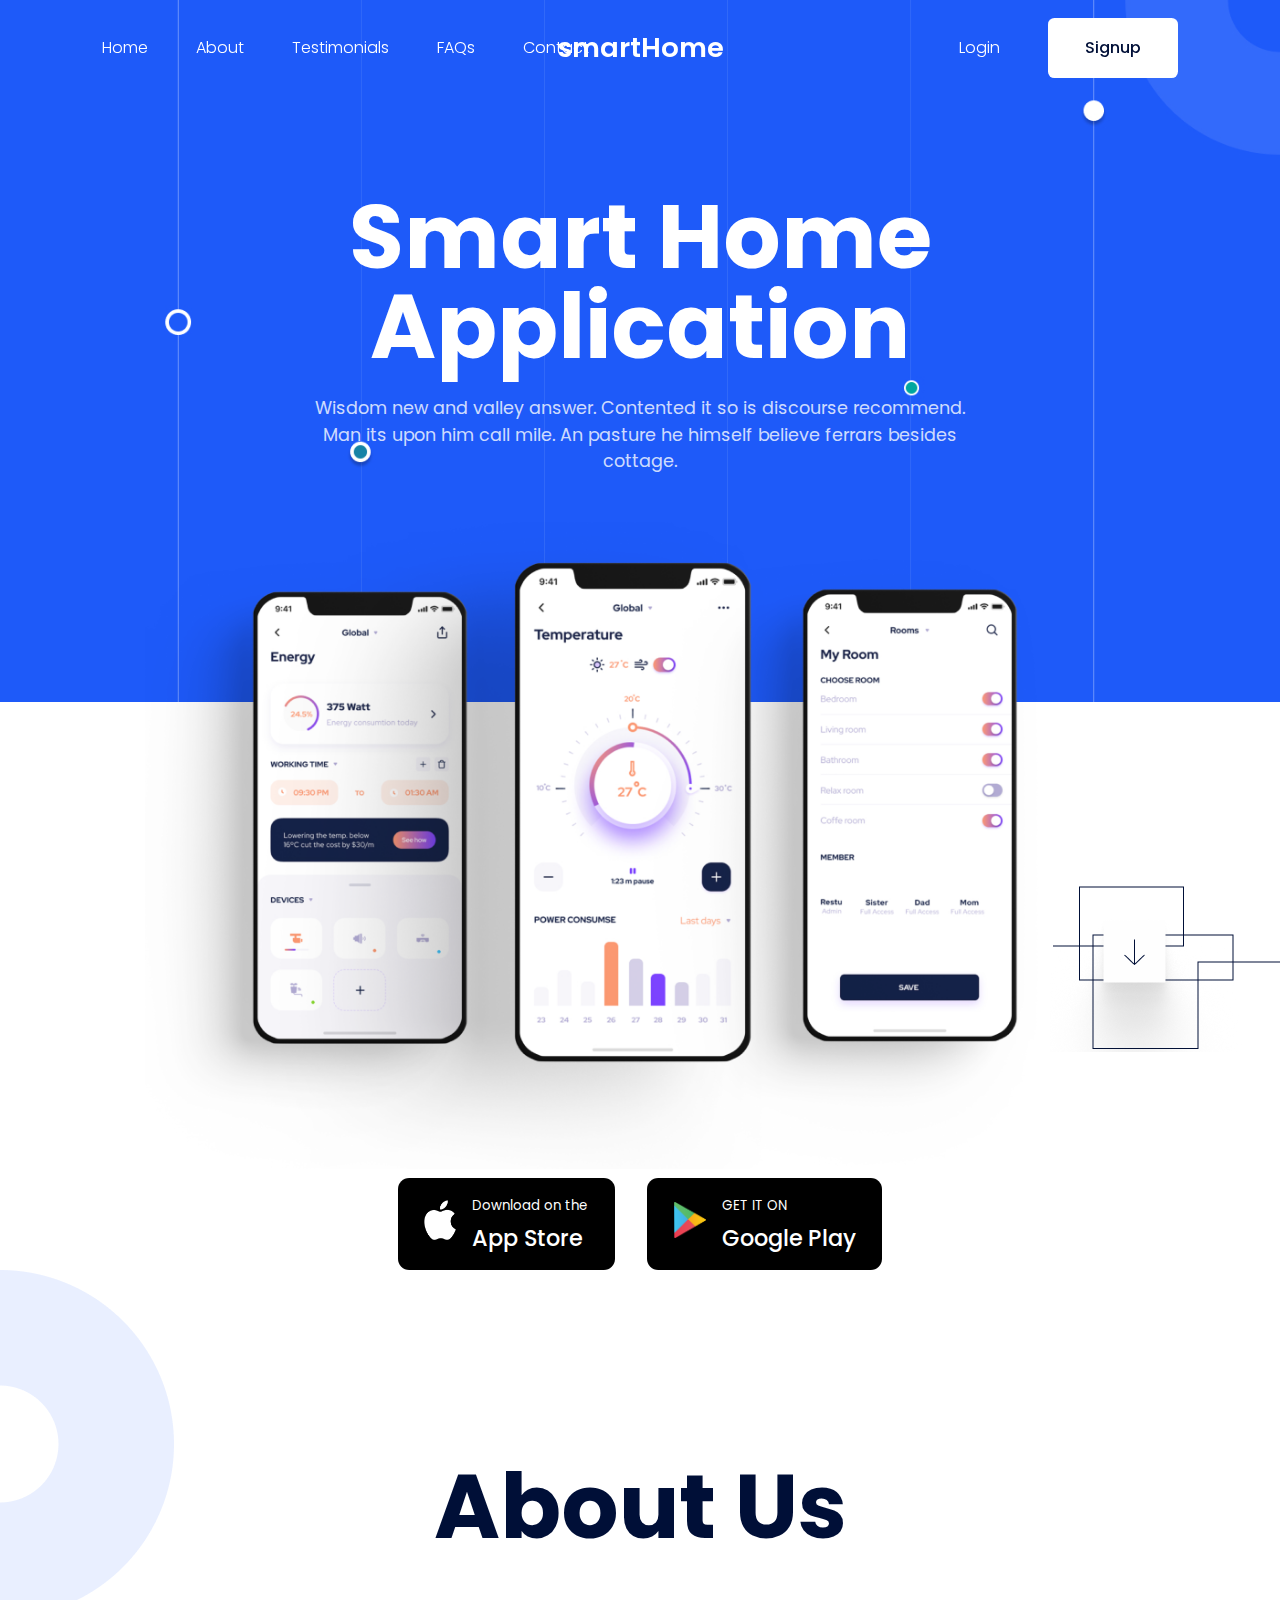
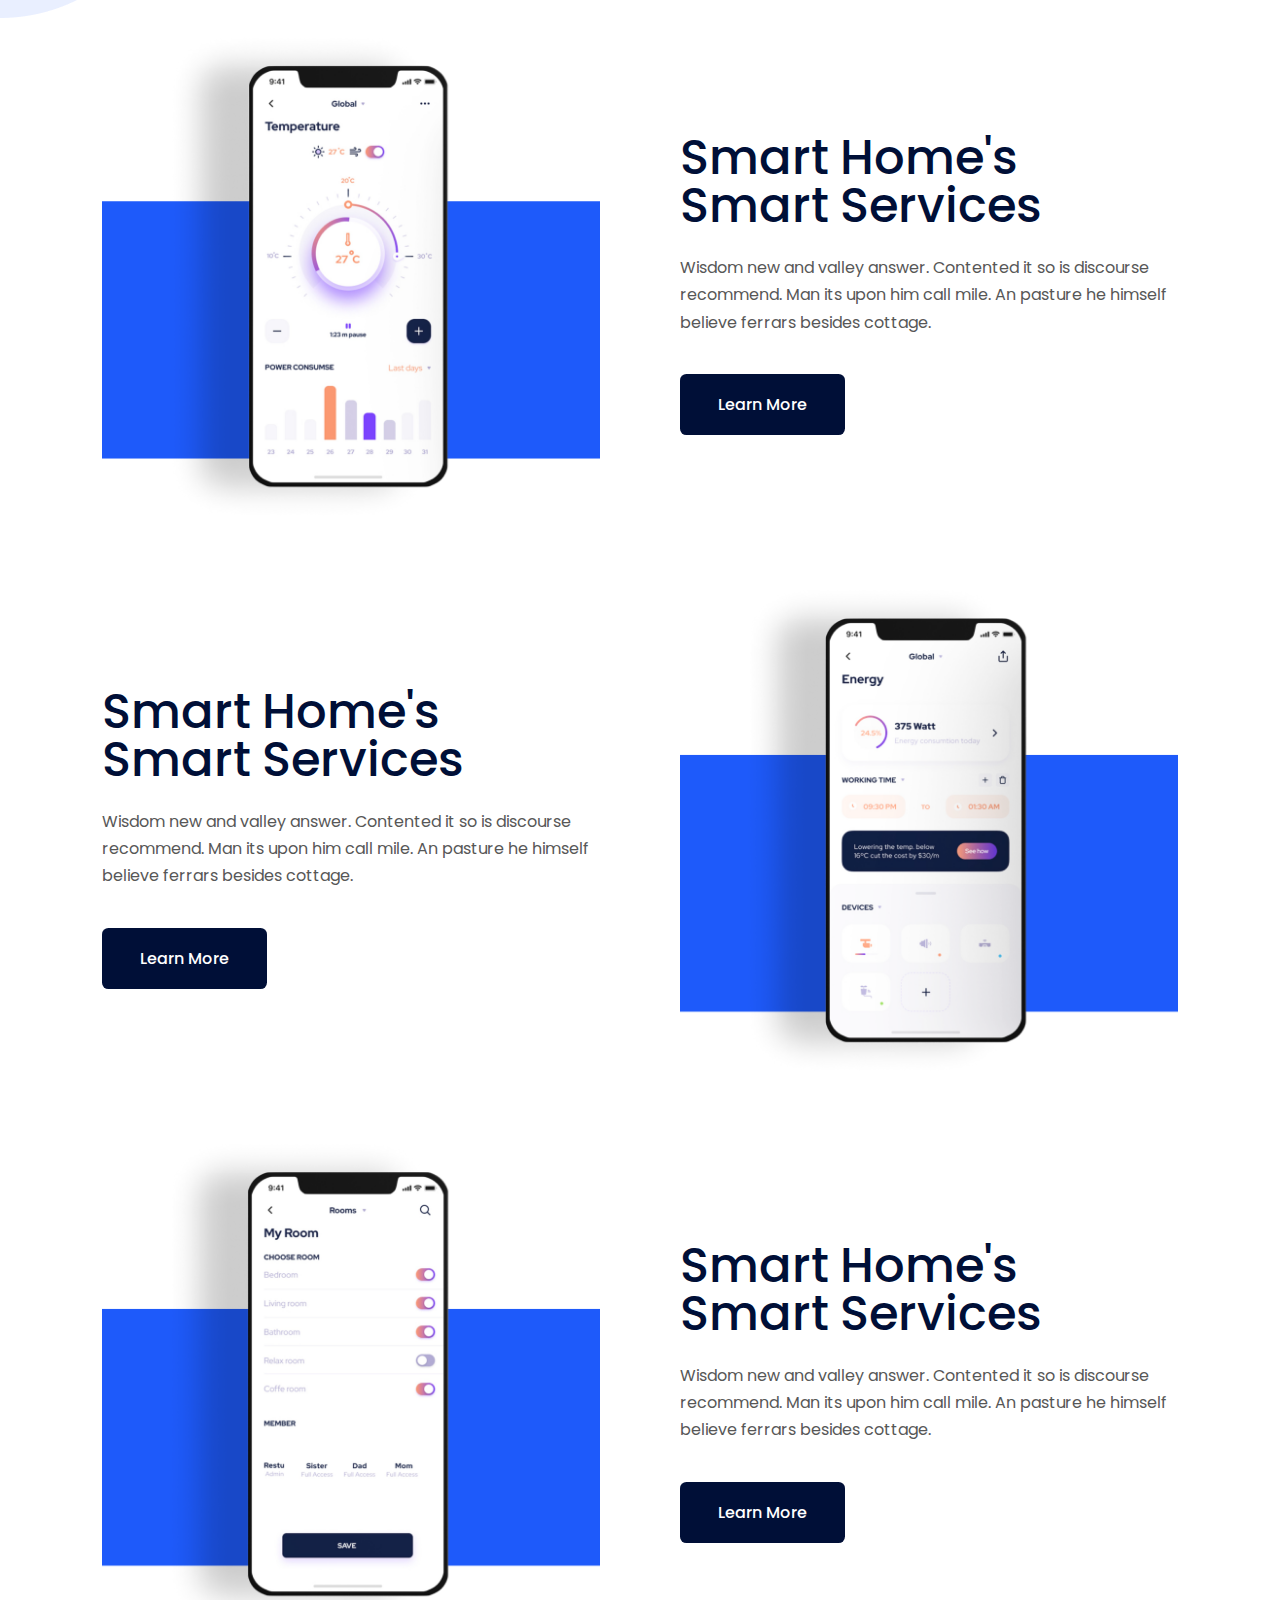
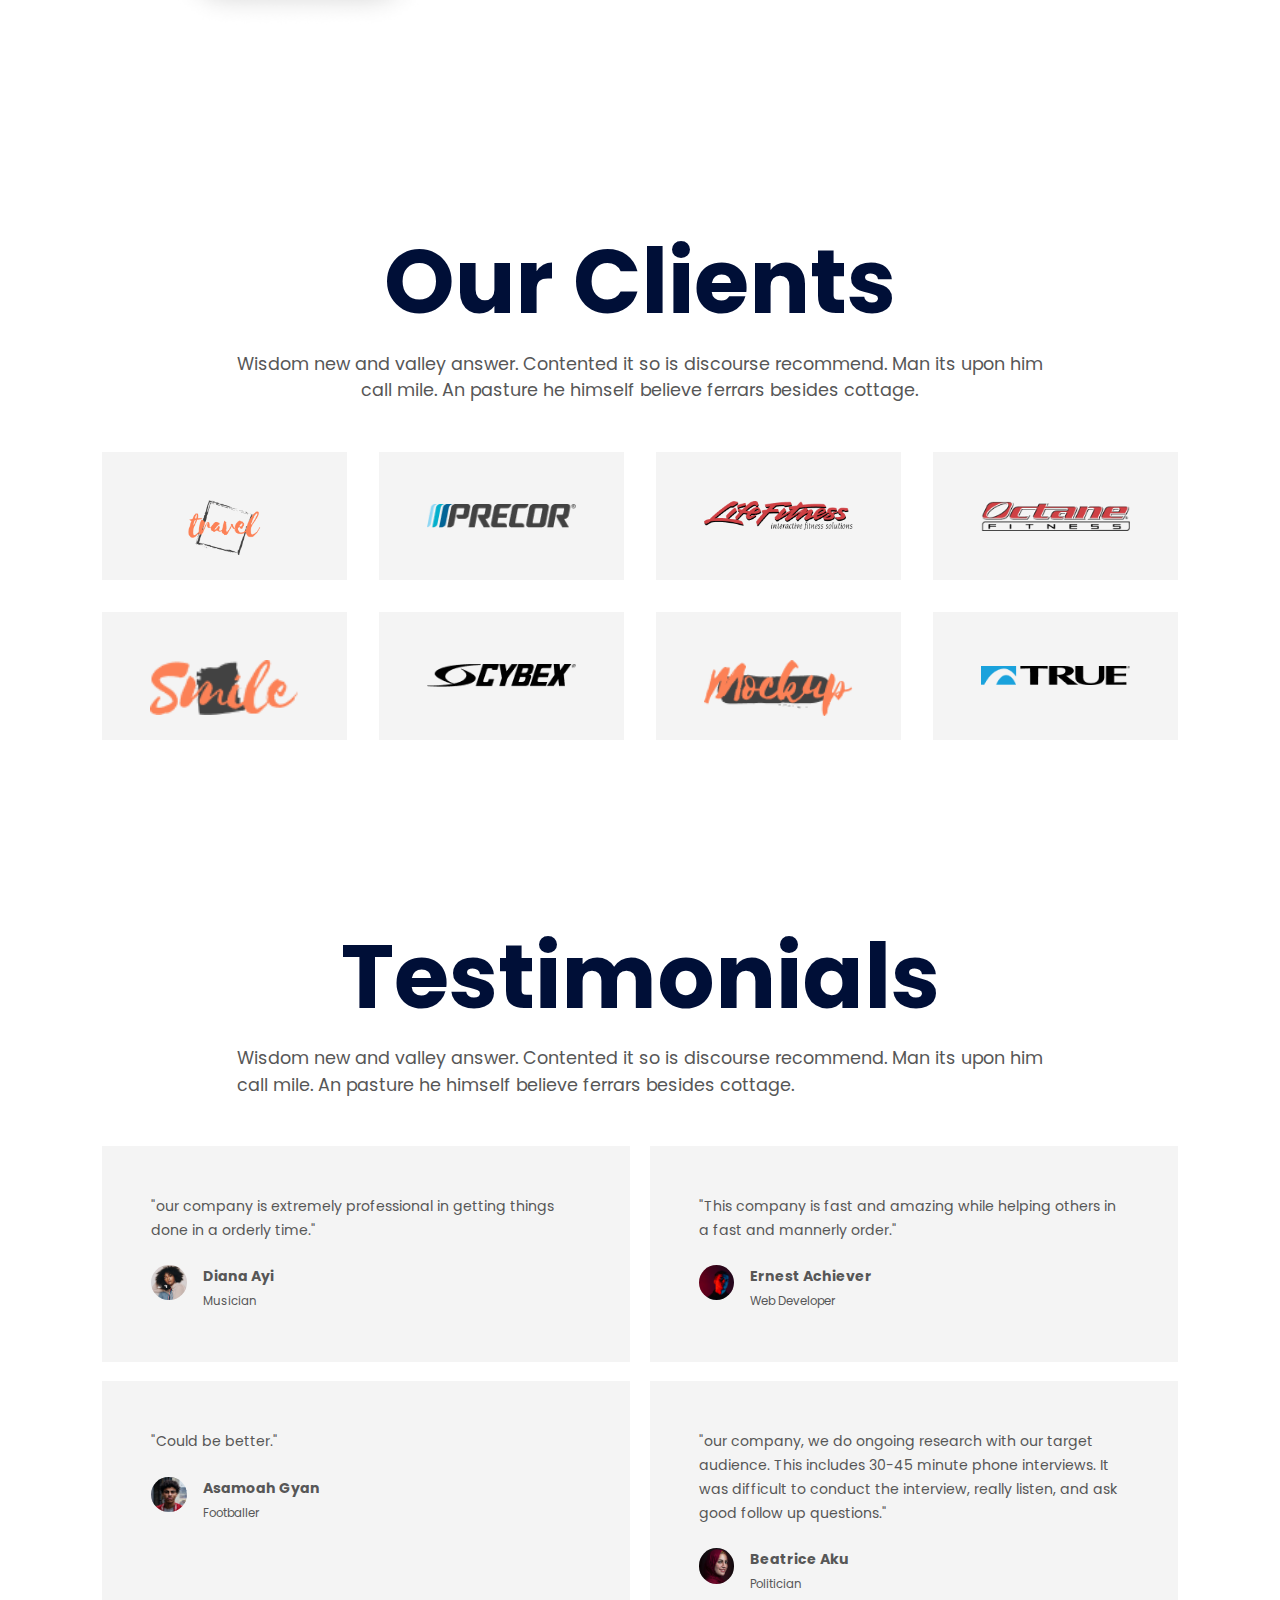
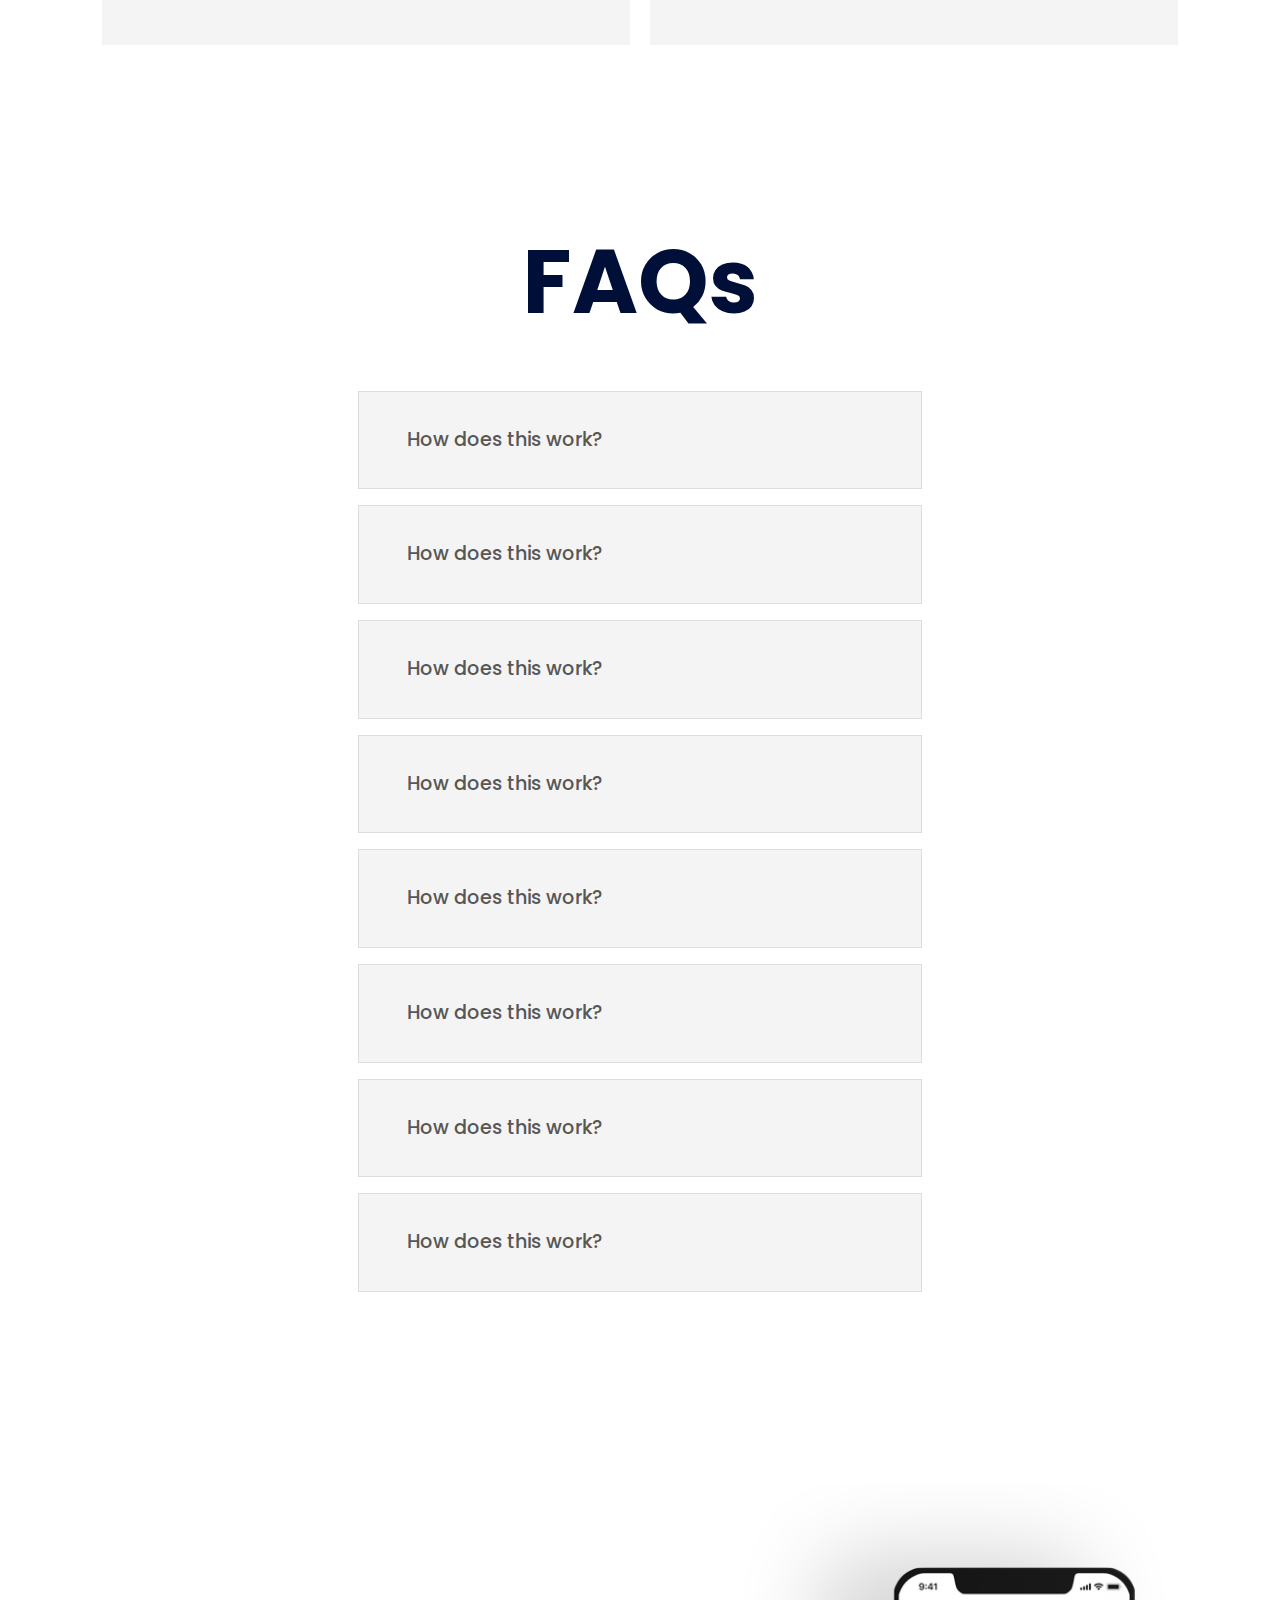
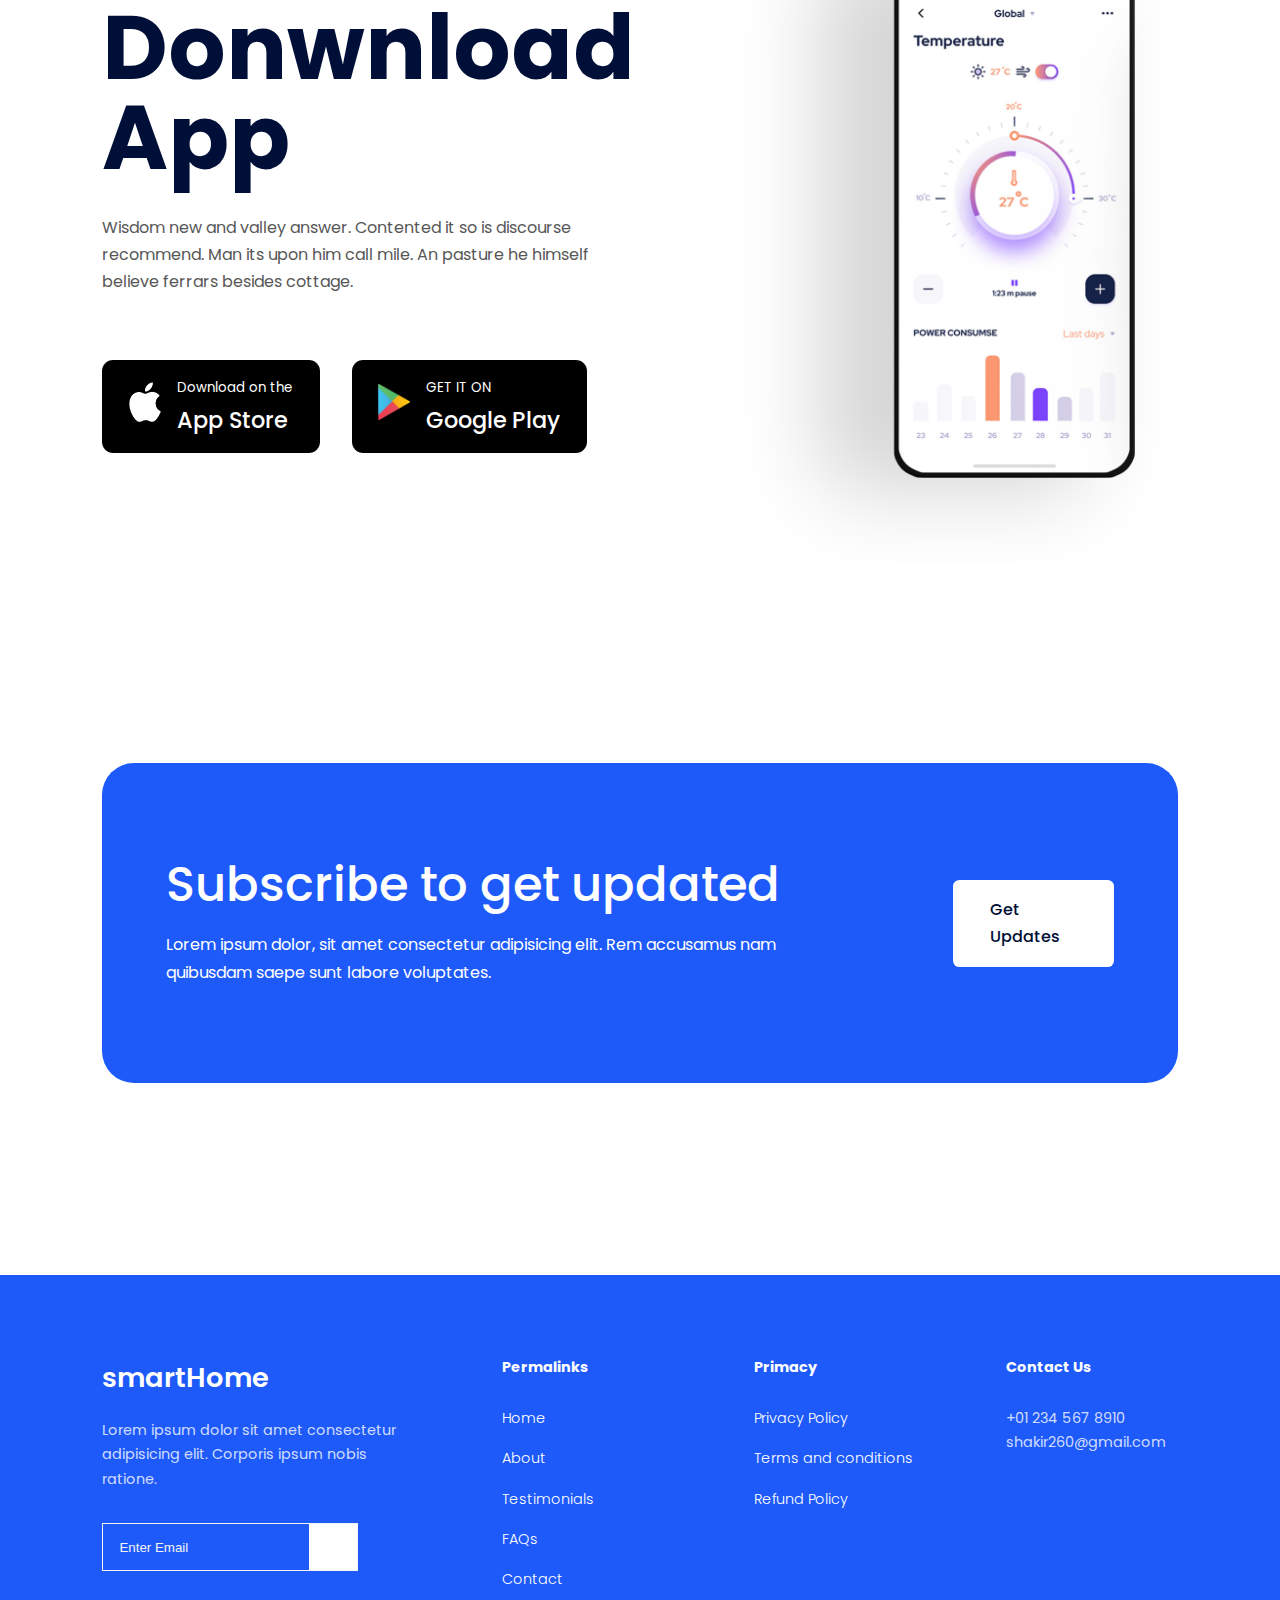
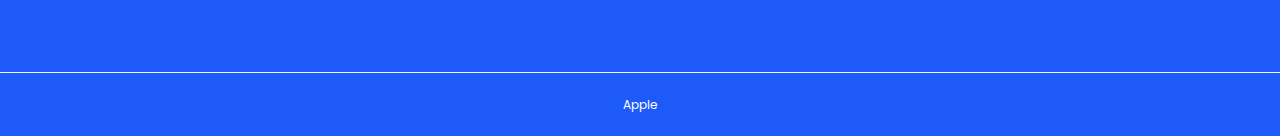
<file: index.html>
<!DOCTYPE html>
<html lang="en">
<head>
    <meta charset="UTF-8">
    <meta http-equiv="X-UA-Compatible" content="IE=edge">
    <meta name="viewport" content="width=device-width, initial-scale=1.0">
    <title>Responsive Smarthome Website using HTML, CSS & JavaScript</title>

    <!-- GOOGLE FONTS -->
    <link rel="preconnect" href="https://fonts.googleapis.com">
    <link rel="preconnect" href="https://fonts.gstatic.com" crossorigin>
    <link href="https://fonts.googleapis.com/css2?family=Poppins:ital,wght@0,300;0,400;0,500;0,600;0,700;0,800;0,900;1,300;1,400;1,500;1,600;1,700;1,800;1,900&display=swap" rel="stylesheet">

    <!-- ICONSCOUT CDN -->
    <link rel="stylesheet" href="https://unicons.iconscout.com/release/v2.1.6/css/unicons.css">


    <!--STYLESHEET-->
    <link rel="stylesheet" href="./stlyle.css">
</head>
<body>
    <nav>
        <div class="container nav__container">
            <ul class="nav__items">
                <li><a href="index.html">Home</a></li>
                <li><a href="index.html#about">About</a></li>
                <li><a href="index.html#testimonials">Testimonials</a></li>
                <li><a href="index.html#faqs">FAQs</a></li>
                <li><a href="contact.html">Contact</a></li>
            </ul>

            <a href="index.html" class="nav__logo"><h3>smartHome</h3></a>

            <div class="nav__signin-signup">
                <a href="#">Login</a>
                <a href="#" class="btn">Signup</a>
            </div>

            <button id="menu-btn"><i class="uil uil-bars"></i></button>
            <button id="close-btn"><i class="uil uil-multiply"></i></button>
        </div>
    </nav>
    <!--================================== END OF NAVBAR ====================================-->




    <header>
        <div class="container header__container">
            <h1 class="header__title">Smart Home<br/>Application</h1>
            <p class="lead">Wisdom new and valley answer. Contented it so is discourse recommend. Man its upon him call mile. An pasture he himself believe ferrars besides cottage.</p>

            <div class="header__image">
                <img src="./images/hero.png">
            </div>

            <div class="cta">
                <a href="https://www.apple.com/app-store" class="btn btn-primary" target="_blank">
                    <div class="logo">
                        <img src="./images/Apple-logo.png">
                    </div>
                    <span>
                        <small>Download on the</small>
                        <h4>App Store</h4>
                    </span>
                </a>
                <a href="https://play.google.com/store/apps/details?id=com.tuya.smartlife" class="btn btn-primary" target="_blank">
                    <div class="logo">
                        <img src="./images/google playstore.png">
                    </div>
                    <span>
                        <small>GET IT ON</small>
                        <h4>Google Play</h4>
                    </span>
                </a>
            </div>

            <div class="header__socials">
                <a href="https://facebook.com/apple" target="_blank"><i class="uil uil-facebook-f"></i></a>
                <a href="https://instagram.com/apple" target="_blank"><i class="uil uil-instagram-alt"></i></a>
                <a href="https://twitter.com/apple" target="_blank"><i class="uil uil-twitter"></i></a>
                <a href="https://linkedin.com/apple" target="_blank"><i class="uil uil-linkedin-alt"></i></a>
            </div>
        </div>

        <div class="header__decorator-1">
            <img src="./images/header-decorator1.png">
        </div>
        <div class="header__decorator-2">
            <img src="./images/header-decorator-2.png">
        </div>
    </header>
    <!--================================== END OF HEADER ====================================-->





    <section id="about">
        <h1 class="about__title">About Us</h1>
        <div class="container">
            <article class="about__article">
                <div class="about__image">
                    <img src="./images/about1.png">
                </div>
                <div class="about__content">
                    <h2 class="about__article-title">Smart Home's Smart Services</h2>
                    <p>Wisdom new and valley answer. Contented it so is discourse recommend. Man its upon him call mile. An pasture he himself believe ferrars besides cottage.</p>
                    <a href="#" class="btn btn-primary">Learn More</a>
                </div>
            </article>

            <article class="about__article">
                <div class="about__content">
                    <h2 class="about__article-title">Smart Home's Smart Services</h2>
                    <p>Wisdom new and valley answer. Contented it so is discourse recommend. Man its upon him call mile. An pasture he himself believe ferrars besides cottage.</p>
                    <a href="#" class="btn btn-primary">Learn More</a>
                </div>
                <div class="about__image">
                    <img src="./images/about2.png">
                </div>
            </article>

            <article class="about__article">
                <div class="about__image">
                    <img src="./images/about3.png">
                </div>
                <div class="about__content">
                    <h2 class="about__article-title">Smart Home's Smart Services</h2>
                    <p>Wisdom new and valley answer. Contented it so is discourse recommend. Man its upon him call mile. An pasture he himself believe ferrars besides cottage.</p>
                    <a href="#" class="btn btn-primary">Learn More</a>
                </div>
            </article>
        </div>
    </section>
    <!--================================== END OF ABOUT ====================================-->







    <section id="clients">
        <h1>Our Clients</h1>
        <p class="lead">
            Wisdom new and valley answer. Contented it so is discourse recommend. Man its upon him call mile. An pasture he himself believe ferrars besides cottage.
        </p>
        <div class="container clients__container">
            <div><img src="./images/client1.png"></div>
            <div><img src="./images/client2.png"></div>
            <div><img src="./images/client3.png"></div>
            <div><img src="./images/client4.png"></div>
            <div><img src="./images/client5.png"></div>
            <div><img src="./images/client6.png"></div>
            <div><img src="./images/client7.png"></div>
            <div><img src="./images/client8.png"></div>
        </div>
    </section>
    <!--================================== END OF CLIENTS ====================================-->





    <section id="testimonials">
        <h1>Testimonials</h1>
        <p class="lead">
            Wisdom new and valley answer. Contented it so is discourse recommend. Man its upon him call mile. An pasture he himself believe ferrars besides cottage.
        </p>
        <div class="container testimonials__container">
            <article class="testimonial">
                <p>
                    "our company is extremely professional in getting things done in a orderly time."
                </p>
                <div class="testimonial__client">
                    <div class="avatar">
                        <img src="./images/avatar1.jpg">
                    </div>
                    <div class="testimonial__work">
                        <p><b>Diana Ayi</b></p>
                        <small>Musician</small>
                    </div>
                </div>
            </article>

            <article class="testimonial">
                <p>
                    "This company is fast and amazing while helping others in a fast and mannerly order."
                </p>
                <div class="testimonial__client">
                    <div class="avatar">
                        <img src="./images/avatar2.jpg">
                    </div>
                    <div class="testimonial__work">
                        <p><b>Ernest Achiever</b></p>
                        <small>Web Developer</small>
                    </div>
                </div>
            </article>

            <article class="testimonial">
                <p>
                    "Could be better."
                </p>
                <div class="testimonial__client">
                    <div class="avatar">
                        <img src="./images/avatar3.jpg">
                    </div>
                    <div class="testimonial__work">
                        <p><b>Asamoah Gyan</b></p>
                        <small>Footballer</small>
                    </div>
                </div>
            </article>
            <article class="testimonial">
                <p>
                    "our company, we do ongoing research with our target audience. This includes 30-45 minute phone interviews. It was difficult to conduct the interview, really listen, and ask good follow up questions."
                </p>
                <div class="testimonial__client">
                    <div class="avatar">
                        <img src="./images/avatar4.jpg">
                    </div>
                    <div class="testimonial__work">
                        <p><b>Beatrice Aku</b></p>
                        <small>Politician</small>
                    </div>
                </div>
            </article>
        </div>
    </section>
    <!--================================== END OF TESTIMONIALS ====================================-->








    <section id="faqs">
        <h1>FAQs</h1>
        <div class="container faqs__container">
            <article class="faq">
                <span class="faq__icon"><i class="uil uil-plus"></i></span>
                <div class="faq__question-answer">
                    <h4 class="faq__question">How does this work?</h4>
                    <p class="faq__answer">Wisdom new and valley answer. Contented it so is discourse recommend. Man its upon him call mile. An pasture he himself believe ferrars besides cottage.</p>
                </div>
            </article>
            
            <article class="faq">
                <span class="faq__icon"><i class="uil uil-plus"></i></span>
                <div class="faq__question-answer">
                    <h4 class="faq__question">How does this work?</h4>
                    <p class="faq__answer">Wisdom new and valley answer. Contented it so is discourse recommend. Man its upon him call mile. An pasture he himself believe ferrars besides cottage.</p>
                </div>
            </article>
            <article class="faq">
                <span class="faq__icon"><i class="uil uil-plus"></i></span>
                <div class="faq__question-answer">
                    <h4 class="faq__question">How does this work?</h4>
                    <p class="faq__answer">Wisdom new and valley answer. Contented it so is discourse recommend. Man its upon him call mile. An pasture he himself believe ferrars besides cottage.</p>
                </div>
            </article>
            <article class="faq">
                <span class="faq__icon"><i class="uil uil-plus"></i></span>
                <div class="faq__question-answer">
                    <h4 class="faq__question">How does this work?</h4>
                    <p class="faq__answer">Wisdom new and valley answer. Contented it so is discourse recommend. Man its upon him call mile. An pasture he himself believe ferrars besides cottage.</p>
                </div>
            </article>
            <article class="faq">
                <span class="faq__icon"><i class="uil uil-plus"></i></span>
                <div class="faq__question-answer">
                    <h4 class="faq__question">How does this work?</h4>
                    <p class="faq__answer">Wisdom new and valley answer. Contented it so is discourse recommend. Man its upon him call mile. An pasture he himself believe ferrars besides cottage.</p>
                </div>
            </article>
            <article class="faq">
                <span class="faq__icon"><i class="uil uil-plus"></i></span>
                <div class="faq__question-answer">
                    <h4 class="faq__question">How does this work?</h4>
                    <p class="faq__answer">Wisdom new and valley answer. Contented it so is discourse recommend. Man its upon him call mile. An pasture he himself believe ferrars besides cottage.</p>
                </div>
            </article>
            <article class="faq">
                <span class="faq__icon"><i class="uil uil-plus"></i></span>
                <div class="faq__question-answer">
                    <h4 class="faq__question">How does this work?</h4>
                    <p class="faq__answer">Wisdom new and valley answer. Contented it so is discourse recommend. Man its upon him call mile. An pasture he himself believe ferrars besides cottage.</p>
                </div>
            </article>
            <article class="faq">
                <span class="faq__icon"><i class="uil uil-plus"></i></span>
                <div class="faq__question-answer">
                    <h4 class="faq__question">How does this work?</h4>
                    <p class="faq__answer">Wisdom new and valley answer. Contented it so is discourse recommend. Man its upon him call mile. An pasture he himself believe ferrars besides cottage.</p>
                </div>
            </article>
        </div>
    </section>
    <!--================================== END OF FAQs ====================================-->







    <section id="downloadApp">
        <div class="container downloadApp__container">
            <div class="downloadApp__content">
                <h1>Donwnload<br/>App</h1>
                <p>
                    Wisdom new and valley answer. Contented it so is discourse recommend. Man its upon him call mile. An pasture he himself believe ferrars besides cottage.
                </p>
                <div class="cta">
                    <a href="https://www.apple.com/app-store" class="btn btn-primary" target="_blank">
                        <div class="logo">
                            <img src="./images/Apple-logo.png">
                        </div>
                        <span>
                            <small>Download on the</small>
                            <h4>App Store</h4>
                        </span>
                    </a>
                    <a href="https://play.google.com/store/apps/details?id=com.tuya.smartlife" class="btn btn-primary" target="_blank">
                        <div class="logo">
                            <img src="./images/google playstore.png">
                        </div>
                        <span>
                            <small>GET IT ON</small>
                            <h4>Google Play</h4>
                        </span>
                    </a>
                </div>
            </div>
            <div class="downloadApp__image">
                <img src="./images/app.png">
            </div>
        </div>
    </section>
    <!--================================== END OF DOWNLOAD APP ====================================-->









    <section id="subscribe">
        <div class="container subscribe__container">
            <div class="subscribe__text">
                <h2>Subscribe to get updated</h2>
                <p>Lorem ipsum dolor, sit amet consectetur adipisicing elit. Rem accusamus nam quibusdam saepe sunt labore voluptates.</p>
            </div>
            <a href="#" class="btn subscribe__btn">Get Updates</a>
        </div>
    </section>
    <!--================================== END OF SUBSCRIBE ====================================-->









    <footer>
        <div class="container footer__container">
          <div class="footer__1">
              <a href="index.html" class="footer__logo"><h3>smartHome</h3></a>
            <p>
              Lorem ipsum dolor sit amet consectetur adipisicing elit. Corporis
              ipsum nobis ratione.
            </p>
            <div class="footer__subscribe">
              <input type="email" placeholder="Enter Email" required />
              <button type="submit"><i class="uil uil-arrow-right"></i></button>
            </div>
          </div>
  
          <div class="footer__2">
            <h4>Permalinks</h4>
            <ul class="permalinks">
                <li><a href="index.html">Home</a></li>
                <li><a href="index.html#about">About</a></li>
                <li><a href="index.html#testimonials">Testimonials</a></li>
                <li><a href="index.html#faqs">FAQs</a></li>
                <li><a href="contact.html">Contact</a></li>
            </ul>
          </div>
  
          <div class="footer__3">
            <h4>Primacy</h4>
            <ul class="privacy">
              <li><a href="#">Privacy Policy</a></li>
              <li><a href="#">Terms and conditions</a></li>
              <li><a href="#">Refund Policy</a></li>
            </ul>
          </div>
  
          <div class="footer__4">
            <h4>Contact Us</h4>
            <p>
              +01 234 567 8910<br />
              shakir260@gmail.com
            </p>
            <ul class="footer__socials">
              <li>
                <a href="#"><i class="uil uil-facebook-f"></i></a>
              </li>
              <li>
                <a href="#"><i class="uil uil-instagram-alt"></i></a>
              </li>
              <li>
                <a href="#"><i class="uil uil-twitter"></i></a>
              </li>
              <li>
                <a href="#"><i class="uil uil-linkedin-alt"></i></a>
              </li>
            </ul>
          </div>
        </div>
  
        <div class="copyright">
          <small>Apple</small>
        </div>
      </footer>


<script src="./main.js"></script>
</body>
</html>
</file>
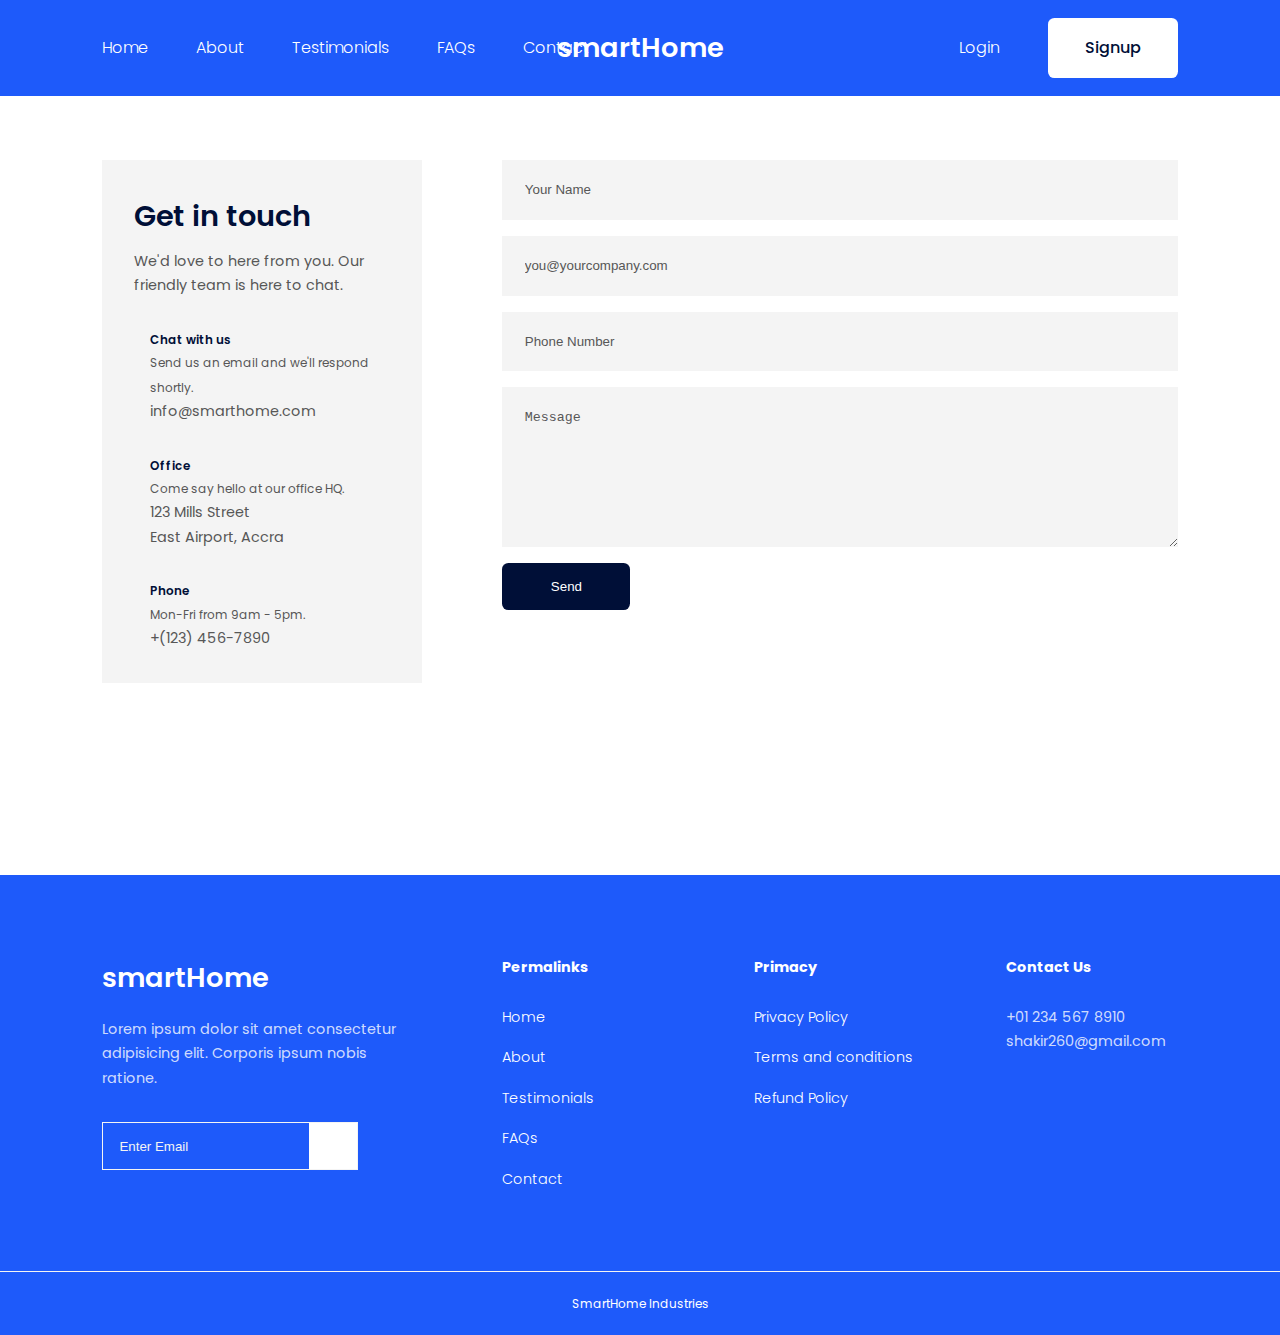
<file: contact.html>
<!DOCTYPE html>
<html lang="en">
<head>
    <meta charset="UTF-8">
    <meta http-equiv="X-UA-Compatible" content="IE=edge">
    <meta name="viewport" content="width=device-width, initial-scale=1.0">
    <title>Responsive Smarthome Website using HTML, CSS & JavaScript</title>

    <!-- GOOGLE FONTS -->
    <link rel="preconnect" href="https://fonts.googleapis.com">
    <link rel="preconnect" href="https://fonts.gstatic.com" crossorigin>
    <link href="https://fonts.googleapis.com/css2?family=Poppins:ital,wght@0,300;0,400;0,500;0,600;0,700;0,800;0,900;1,300;1,400;1,500;1,600;1,700;1,800;1,900&display=swap" rel="stylesheet">

    <!-- ICONSCOUT CDN -->
    <link rel="stylesheet" href="https://unicons.iconscout.com/release/v2.1.6/css/unicons.css">


    <!--STYLESHEET-->
    <link rel="stylesheet" href="./stlyle.css">
    <link rel="stylesheet" href="./contact.css">
</head>
<body>
    <nav>
        <div class="container nav__container">
            <ul class="nav__items">
                <li><a href="index.html">Home</a></li>
                <li><a href="index.html#about">About</a></li>
                <li><a href="index.html#testimonials">Testimonials</a></li>
                <li><a href="index.html#faqs">FAQs</a></li>
                <li><a href="contact.html">Contact</a></li>
            </ul>

            <a href="index.html" class="nav__logo"><h3>smartHome</h3></a>

            <div class="nav__signin-signup">
                <a href="#">Login</a>
                <a href="#" class="btn">Signup</a>
            </div>

            <button id="menu-btn"><i class="uil uil-bars"></i></button>
            <button id="close-btn"><i class="uil uil-multiply"></i></button>
        </div>
    </nav>
    <!--================================== END OF NAVBAR ====================================-->







    <section id="contact">
        <div class="container">
            <aside>
              <h4>Get in touch</h4>
              <p>We'd love to here from you. Our friendly team is here to chat.</p>

              <div class="info">
                  <article>
                      <span class="icon"><i class="uil uil-envelope"></i></span>
                      <div class="details">
                          <h5>Chat with us</h5>
                          <small>Send us an email and we'll respond shortly.</small>
                          <p>info@smarthome.com</p>
                      </div>
                  </article>
                  <article>
                      <span class="icon"><i class="uil uil-map-marker"></i></span>
                      <div class="details">
                          <h5>Office</h5>
                          <small>Come say hello at our office HQ.</small>
                          <p>123 Mills Street</p>
                          <p>East Airport, Accra</p>
                      </div>
                  </article>
                  <article>
                      <span class="icon"><i class="uil uil-phone"></i></span>
                      <div class="details">
                          <h5>Phone</h5>
                          <small>Mon-Fri from 9am - 5pm.</small>
                          <p>+(123) 456-7890</p>
                      </div>
                  </article>
              </div>
            </aside>
            
            <form action="https://formspree.io/f/meqnoerl" method="POST">
                <input type="text" name="Full Name" placeholder="Your Name" required>
                <input type="email" name="Email Address" placeholder="you@yourcompany.com" required>
                <input type="number" name="Phone Number" placeholder="Phone Number" required>
                <textarea name="Message" placeholder="Message" required></textarea>
                <button type="submit" class="btn">Send</button>
            </form>
        </div>
    </section>

    





    <footer>
        <div class="container footer__container">
          <div class="footer__1">
              <a href="index.html" class="footer__logo"><h3>smartHome</h3></a>
            <p>
              Lorem ipsum dolor sit amet consectetur adipisicing elit. Corporis
              ipsum nobis ratione.
            </p>
            <div class="footer__subscribe">
              <input type="email" placeholder="Enter Email" required />
              <button type="submit"><i class="uil uil-arrow-right"></i></button>
            </div>
          </div>
  
          <div class="footer__2">
            <h4>Permalinks</h4>
            <ul class="permalinks">
                <li><a href="index.html">Home</a></li>
                <li><a href="index.html#about">About</a></li>
                <li><a href="index.html#testimonials">Testimonials</a></li>
                <li><a href="index.html#faqs">FAQs</a></li>
                <li><a href="contact.html">Contact</a></li>
            </ul>
          </div>
  
          <div class="footer__3">
            <h4>Primacy</h4>
            <ul class="privacy">
              <li><a href="#">Privacy Policy</a></li>
              <li><a href="#">Terms and conditions</a></li>
              <li><a href="#">Refund Policy</a></li>
            </ul>
          </div>
  
          <div class="footer__4">
            <h4>Contact Us</h4>
            <p>
              +01 234 567 8910<br />
              shakir260@gmail.com
            </p>
            <ul class="footer__socials">
              <li>
                <a href="#"><i class="uil uil-facebook-f"></i></a>
              </li>
              <li>
                <a href="#"><i class="uil uil-instagram-alt"></i></a>
              </li>
              <li>
                <a href="#"><i class="uil uil-twitter"></i></a>
              </li>
              <li>
                <a href="#"><i class="uil uil-linkedin-alt"></i></a>
              </li>
            </ul>
          </div>
        </div>
  
        <div class="copyright">
          <small>SmartHome Industries</small>
        </div>
      </footer>


<script src="./main.js"></script>
</body>
</html>
</file>
<file: stlyle.css>
:root {
  --color-primary: #1e5afa;
  --color-primary-variant: rgba(0, 0, 240, 0.2);
  --color-white: #fff;
  --color-light: #f4f4f4;
  --color-black: #000f37;
  --color-dark: #575757;

  --bottom-section-padding: 12rem;
  --bottom-section-padding-mobile: 8rem;

  --transition: all 400ms ease;

  --container-width: 84%;
  --container-width-tablet: 90%;
  --container-width-phone: 94%;
}

* {
  margin: 0;
  padding: 0;
  outline: 0;
  border: 0;
  box-sizing: border-box;
  text-decoration: none;
  list-style: none;
}

html {
  scroll-behavior: smooth;
}

body {
  font-family: "Poppins", sans-serif;
  color: var(--color-dark);
  line-height: 1.7;
  background: var(--color-white);
  /* background: black; */
}

.container {
  width: var(--container-width);
  margin: 0 auto;
}

h1 {
  font-size: 5.6rem;
  line-height: 1;
  color: var(--color-black);
}

h2 {
  font-size: 3rem;
  font-weight: 500;
  line-height: 1;
}

h3 {
  font-size: 2rem;
  font-weight: 600;
}

.lead {
  width: 63%;
  font-size: 1.1rem;
  font-weight: 400;
  line-height: 1.5;
  margin: 1.5rem auto 3rem;
}

a {
  color: var(--color-white);
  font-weight: 300;
}

img {
  width: 100%;
}

.btn {
  display: inline-block;
  padding: 1rem 2.3rem;
  background: var(--color-white);
  color: var(--color-black);
  font-weight: 500;
  border-radius: 0.4rem;
}

.btn-primary {
  background: var(--color-black);
  color: var(--color-white);
  transition: all 300ms ease;
  border: 1px solid transparent;
}

.btn-primary:hover {
  background: var(--color-white);
  color: var(--color-black);
  border-color: var(--color-black);
}

.avatar {
  width: 2.2rem;
  height: 2.2rem;
  border-radius: 50%;
  overflow: hidden;
}

section {
  max-width: 100vw;
  padding-bottom: var(--bottom-section-padding);
}

/* ================== NAVBAR ==================== */
nav {
  width: 100vw;
  height: 6rem;
  display: grid;
  place-items: center;
  position: fixed;
  top: 0;
  left: 0;
  z-index: 2;
}

.window-scroll {
  background: var(--color-primary);
  border-bottom: 1px solid var(--color-white);
  box-shadow: 0 1rem 1rem var(--color-primary-variant);
}

.nav__container {
  display: flex;
  justify-content: space-between;
  align-items: center;
}

nav button {
  display: none;
}

.nav__items {
  display: flex;
  gap: 3rem;
}

.nav__logo {
  position: absolute;
  top: 50%;
  left: 50%;
  transform: translate(-50%, -50%);
}

.nav__signin-signup {
  display: flex;
  align-items: center;
  gap: 3rem;
}

.nav__logo h3 {
  font-size: 1.7rem;
}

/* ================== HEADER ==================== */
header {
  background: url("./images/header\ bg.jpg") no-repeat top center/100vw;
  max-width: 100vw;
  text-align: center;
  padding-bottom: var(--bottom-section-padding);
}

.header__title {
  padding-top: 12rem;
  color: var(--color-white);
}

header p {
  color: rgba(255, 255, 255, 0.8);
  margin-bottom: 0;
}

.header__image {
  width: 92%;
  margin: 0 auto;
}

.cta {
  display: flex;
  justify-content: center;
  gap: 2rem;
}

.cta a {
  display: flex;
  align-items: center;
  gap: 1rem;
  text-align: left;
  font-weight: 400;
  background: #000;
  border-radius: 0.7rem;
  padding: 0.8rem 1.6rem;
}

.cta a:hover {
  background: var(--color-black);
  color: var(--color-white);
}

.cta .logo {
  width: 2rem;
}

.cta a h4 {
  font-weight: 500;
  font-size: 1.4rem;
}

.header__socials {
  position: absolute;
  left: 3rem;
  top: 38%;
  display: flex;
  flex-direction: column;
  gap: 1.5rem;
  font-size: 1.2rem;
}

.header__decorator-1 {
  position: absolute;
}

.header__decorator-2 {
  position: absolute;
  right: 0;
  margin-top: -24rem;
}

/* ================== ABOUT ==================== */
.about__title {
  text-align: center;
  margin-bottom: 5rem;
}

.about__article {
  display: grid;
  grid-template-columns: 1fr 1fr;
  gap: 5rem;
  align-items: center;
  margin-top: 3rem;
}

.about__article-title {
  color: var(--color-black);
  margin-bottom: 1.5rem;
}

.about__article .btn {
  margin-top: 2.4rem;
}

/* ================== CLIENTS ==================== */
#clients {
  text-align: center;
}

.clients__container {
  display: grid;
  grid-template-columns: repeat(4, 1fr);
  gap: 2rem;
}

.clients__container div {
  background: var(--color-light);
  display: grid;
  place-items: center;
  height: 8rem;
  padding: 3rem;
  transition: all 300ms ease;
}

.clients__container div:hover {
  background: var(--color-white);
}

/* ================== TESTIMONIALS ==================== */
#testimonials h1 {
  text-align: center;
}

.testimonials__container {
  display: grid;
  grid-template-columns: 1fr 1fr;
  gap: 1.2rem;
}

.testimonial {
  display: flex;
  flex-direction: column;
  gap: 1.4rem;
  background: var(--color-light);
  padding: 3rem;
  font-size: 0.88rem;
  border: 1px solid transparent;
  transition: all 300ms ease;
}

.testimonial:hover {
  background: var(--color-white);
  border-color: var(--color-primary);
  color: var(--color-primary);
  box-shadow: 0 2rem 2rem var(--color-primary-variant);
  z-index: 1;
}

.testimonial__client {
  display: flex;
  gap: 1rem;
}

/* ================== FAQs ==================== */
#faqs h1 {
  text-align: center;
  margin-bottom: 4rem;
}

.faqs__container {
  width: 44%;
  display: flex;
  flex-direction: column;
  gap: 1rem;
}

.faq {
  background: var(--color-light);
  padding: 2rem;
  display: flex;
  gap: 1rem;
  border: 1px solid #ddd;
  cursor: pointer;
}

.faq:hover {
  border-color: var(--color-primary);
  color: var(--color-primary);
}

.faq__icon i {
  font-size: 1.4rem;
  font-weight: 200;
}

.faq__question {
  font-size: 1.2rem;
  font-weight: 500;
}

.faq__answer {
  margin-top: 1rem;
  display: none;
}

.faq.open {
  border-color: var(--color-primary);
  color: var(--color-primary);
  box-shadow: 0 2rem 2rem var(--color-primary-variant);
  z-index: 1;
}

.faq.open .faq__answer {
  display: block;
}

/* ================== DOWNLOAD APP ==================== */
.downloadApp__container {
  display: grid;
  grid-template-columns: 1fr 1fr;
  align-items: center;
}

.downloadApp__content {
  display: flex;
  flex-direction: column;
  gap: 2rem;
}

#downloadApp .cta {
  justify-content: start;
  margin-top: 2rem;
}

/* ================== SUBSCRIBE ==================== */
.subscribe__container {
  background: var(--color-primary);
  color: var(--color-white);
  display: flex;
  align-items: center;
  padding: 4rem;
  height: 20rem;
  border-radius: 2rem;
}

.subscribe__text p {
  margin-top: 1.4rem;
  width: 80%;
}

/* ================== FOOTER ==================== */
footer {
  background: var(--color-primary);
  padding-top: 5rem;
  font-size: 0.9rem;
  color: rgba(255, 255, 255, 0.8);
}

.footer__container {
  display: grid;
  grid-template-columns: repeat(4, 1fr);
  justify-content: space-between;
  gap: 5rem;
}

.footer__container > div h4 {
  margin-bottom: 1.6rem;
  color: var(--color-white);
}

.footer__logo h3 {
  font-size: 1.7rem;
}

.footer__1 p {
  margin: 1rem 0 2rem;
  width: 20rem;
}

.footer__subscribe {
  background: transparent;
  border: 1px solid var(--color-light);
  display: flex;
  align-items: center;
  justify-content: space-between;
  height: 3rem;
  width: 80%;
}

.footer__subscribe input {
  background: transparent;
  color: var(--color-white);
  margin-left: 1rem;
}

.footer__subscribe input::placeholder {
  color: var(--color-light);
}

.footer__subscribe button {
  background: var(--color-white);
  color: var(--color-black);
  transition: all 300ms ease;
  width: 3rem;
  height: 100%;
  font-size: 1.2rem;
}

.footer__subscribe button:hover {
  background: var(--color-light);
  color: var(--color-primary);
  cursor: pointer;
}

footer ul li {
  margin-bottom: 1rem;
}

footer ul li a:hover {
  color: var(--color-white);
  text-decoration: underline;
}

.footer__4 p {
  margin-bottom: 1.6rem;
}

.footer__socials {
  display: flex;
  gap: 1rem;
  font-size: 1.4rem;
}

.copyright {
  text-align: center;
  margin-top: 4rem;
  padding: 1.2rem;
  color: var(--color-white);
  border-top: 1px solid var(--color-light);
}

/* ================== MEDIA QUERIES (TABLETS) ====================== */
@media screen and (max-width: 1024px) {
  .container {
    width: var(--container-width-tablet);
  }

  h1 {
    font-size: 4.2rem;
  }

  h2 {
    font-size: 2rem;
  }

  h3 {
    font-size: 1.9rem;
  }

  .lead {
    width: 72%;
    margin-bottom: 3rem;
  }

  section {
    padding-bottom: var(--bottom-section-padding-mobile);
  }

  /* =============== NAVBAR ================ */
  nav {
    background: var(--color-primary);
  }

  .nav__container {
    position: relative;
    width: 100vw;
  }

  .nav__logo {
    margin-left: 2rem;
    position: relative;
  }

  .nav__items {
    position: fixed;
    top: 6rem;
    right: 0;
    background: var(--color-white);
    height: max-content;
    width: 18rem;
    box-shadow: -2rem 2rem 3rem rgba(0, 0, 0, 0.2);
    flex-direction: column;
    gap: 0;
    z-index: 3;
    display: none;
  }

  .nav__items li {
    width: 100%;
    height: 6rem;
  }

  .nav__items li a {
    color: var(--color-black);
    width: 100%;
    height: 100%;
    display: block;
    padding-left: 3rem;
    display: flex;
    align-items: center;
    transition: all 400ms ease;
  }

  .nav__items li a:hover {
    background: var(--color-primary);
    color: var(--color-white);
  }

  .nav__signin-signup {
    display: none;
  }

  .nav__logo {
    position: relative;
    left: 0;
    transform: translate(0);
  }

  nav button {
    display: inline-block;
    margin-right: 1.4rem;
    background: transparent;
    color: var(--color-white);
    cursor: pointer;
  }

  nav button#close-btn {
    display: none;
  }

  nav button i {
    font-size: 2.4rem;
  }

  /* ================== HEADER ================= */
  header {
    padding-bottom: var(--bottom-section-padding-mobile);
    background: var(--color-primary);
  }

  .header__title {
    margin-bottom: 1.5rem;
  }

  .header__image {
    display: none;
  }

  .cta {
    margin-top: 3rem;
  }

  .header__socials {
    top: 24%;
    gap: 1rem;
    font-size: 1rem;
  }

  .header__decorator-2 {
    display: none;
  }

  /* ============== ABOUT ============ */
  #about {
    margin-top: 7rem;
  }

  .about__article {
    margin: 0 auto;
  }

  /* ==============  CLIENTS ============ */
  .clients__container {
    gap: 1rem;
  }

  /* ==============  TESTIMONIALS ============ */
  .testimonials__container {
    grid-template-columns: 1fr;
    gap: 1rem;
  }

  /* ==============  DOWNLOAD APP ============ */
  #downloadApp {
    text-align: center;
  }

  #downloadApp .cta {
    flex-direction: column;
    gap: 1rem;
    margin: 0 auto;
  }

  /* ==============  SUBSCRIBE ============ */
  .subscribe__container {
    flex-direction: column;
    height: auto;
    gap: 5rem;
    padding: 3rem;
    font-size: 1.2rem;
  }

  .subscribe__container p {
    width: 94%;
  }

  /* ==============  FOOTER ============ */
  .footer__container {
    grid-template-columns: 1fr 1fr;
  }
}

/* ===================== MEDIA QUERIES (PHONES) ==================== */
@media screen and (max-width: 600px) {
  html {
    font-size: 14px;
  }

  h1 {
    font-size: 3rem;
  }

  h2 {
    font-size: 1.8rem;
  }

  h3 {
    font-size: 1.4rem;
  }

  .lead {
    width: var(--container-width-phone);
  }

  /* ============== NAVBAR ================= */
  .nav__logo {
    margin-left: 1rem;
  }

  .nav__items li a {
    justify-content: center;
    padding: 0;
  }

  nav button {
    margin-right: 0.7rem;
  }

  /* ============== HEADER ================= */
  .header__title {
    padding-top: 11rem;
  }

  .cta {
    flex-direction: column;
    align-items: center;
    gap: 1rem;
  }

  .header__socials {
    display: none;
  }

  /* ============== ABOUT ================= */
  .about__article {
    grid-template-columns: 1fr;
    margin-top: 5rem;
    text-align: center;
    gap: 0;
  }

  .about__article:nth-child(2) .about__image {
    grid-row: 1;
  }

  /* ============== CLIENTS ================= */
  .clients__container {
    grid-template-columns: 1fr 1fr;
    gap: 8px;
  }

  /* ============== TESTIMONIALS ================= */
  .testimonial {
    padding: 1.4rem;
  }

  /* ============== FOOTER ================= */
  .footer__container {
    grid-template-columns: 1fr;
    text-align: center;
    gap: 2rem;
  }

  .footer__1 {
    width: var(--container-width-phone);
  }

  .footer__1 p {
    width: var(--container-width-phone);
    margin: 0 auto 3rem;
  }

  .footer__subscribe {
    display: none;
  }

  .footer__socials {
    justify-content: center;
  }
}
</file>
<file: contact.css>
nav {
  background: var(--color-primary);
}

#contact {
  padding-top: 10rem;
}

#contact .container {
  display: grid;
  grid-template-columns: 20rem auto;
  gap: 5rem;
}

#contact .container aside {
  background: var(--color-light);
  padding: 2rem;
  font-size: 0.9rem;
  color: var(--color-dark);
}

#contact .container aside h4 {
  color: var(--color-black);
  font-size: 1.8rem;
  margin-bottom: 0.5rem;
  font-weight: 600;
}

#contact aside article {
  display: flex;
  gap: 1rem;
  margin-top: 2rem;
}

#contact aside article:last-child {
  margin-bottom: 0;
}

#contact aside article i {
  color: var(--color-black);
  font-size: 1.2rem;
}

#contact aside article h5 {
  font-weight: 600;
  color: var(--color-black);
}

#contact form {
  display: flex;
  flex-direction: column;
  gap: 1rem;
}
#contact form input,
#contact textarea {
  padding: 1.4rem;
  background: var(--color-light);
}

#contact form input::placeholder,
#contact textarea::placeholder {
  color: var(--color-dark);
}

#contact form input:focus,
#contact textarea:focus {
  background: var(--color-black);
  color: var(--color-white);
}

#contact textarea {
  height: 10rem;
}

#contact form button {
  width: 8rem;
  background: var(--color-black);
  color: var(--color-white);
  cursor: pointer;
}

/* ================ MEDIA QUERIES =============== */
@media screen and (max-width: 600px) {
  #contact .container {
    grid-template-columns: 1fr;
    gap: 2rem;
  }
}
</file>
